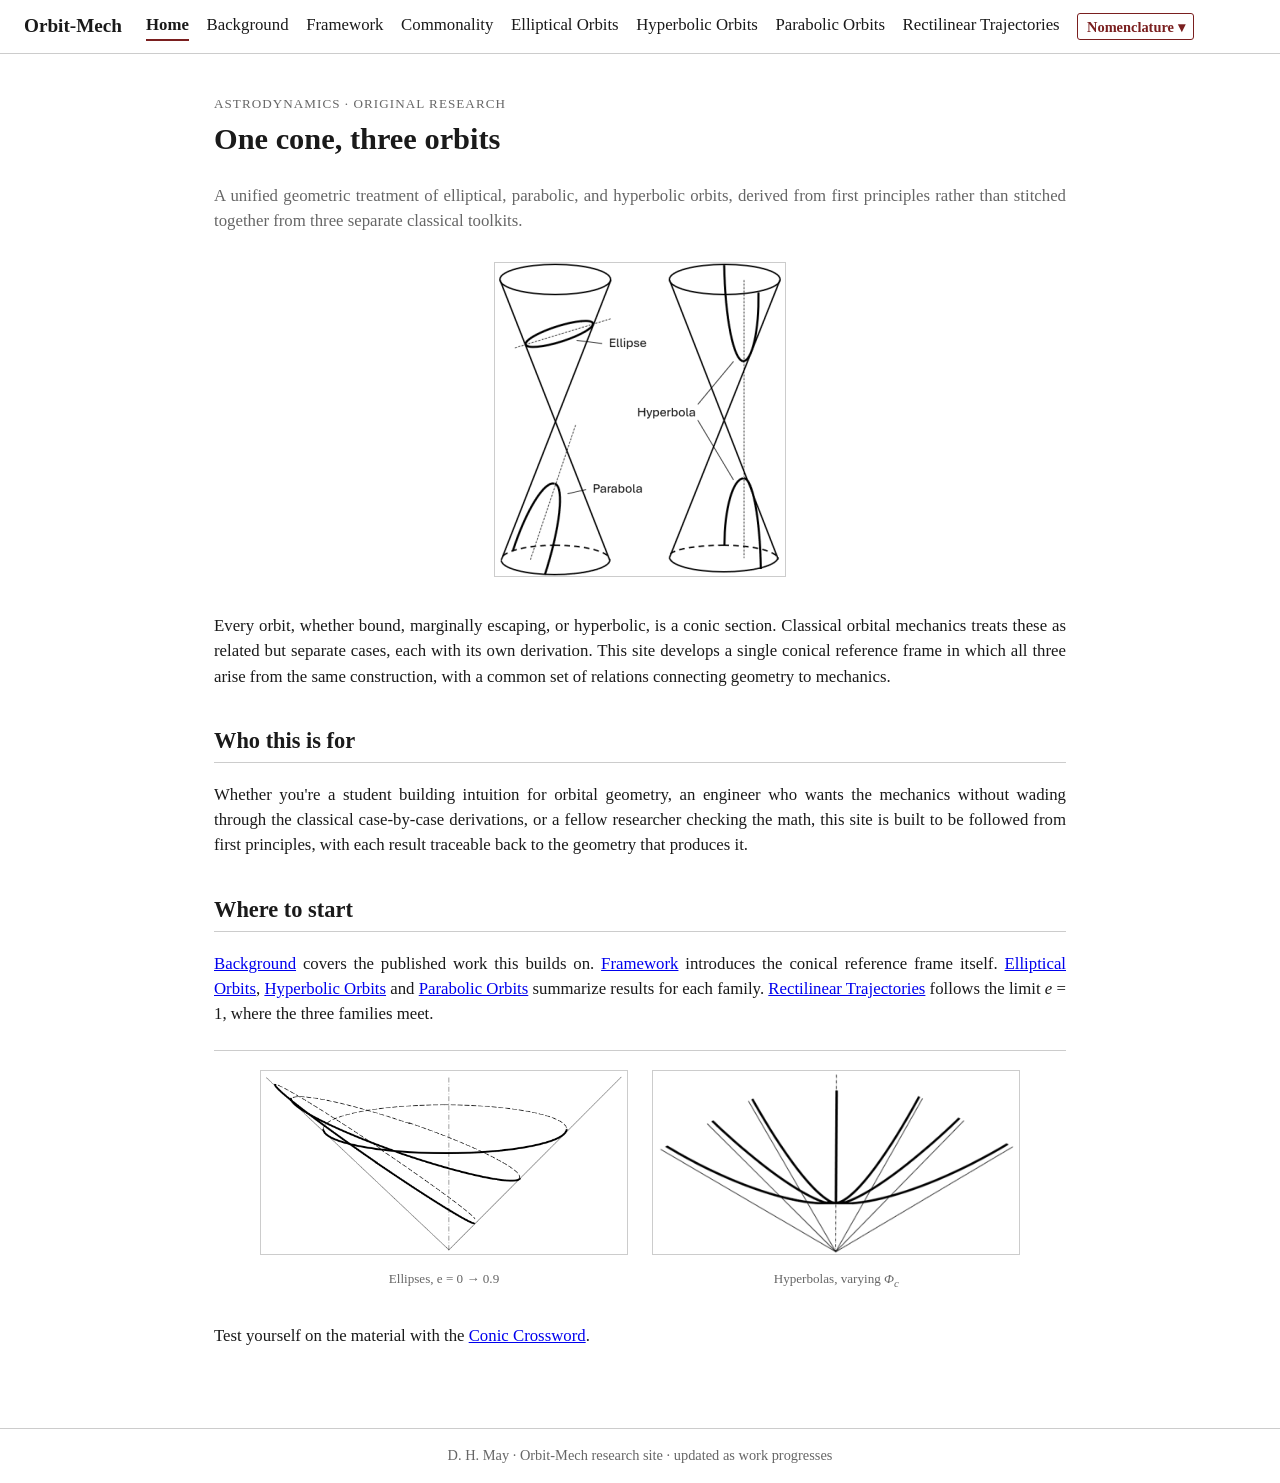
<file: index.html>
<!DOCTYPE html>
<html lang="en">
<head>
<meta charset="UTF-8">
<meta name="viewport" content="width=device-width, initial-scale=1.0">
<title>Orbit-Mech: Conical Reference Frame for Orbital Mechanics</title>
<link rel="stylesheet" href="style.css">
<link rel="stylesheet" href="nomenclature.css">
</head>
<body>
<header>
  <a class="site-title" href="index.html">Orbit-Mech</a>
  <nav>
    <a href="index.html" class="active">Home</a>
    <a href="background.html">Background</a>
    <a href="framework.html">Framework</a>
    <a href="commonality.html">Commonality</a>
    <a href="elliptical.html">Elliptical Orbits</a>
    <a href="hyperbolic.html">Hyperbolic Orbits</a>
    <a href="parabolic.html">Parabolic Orbits</a>
    <a href="rectilinear.html">Rectilinear Trajectories</a>
  </nav>
</header>

<main>
  <p class="eyebrow">Astrodynamics · Original Research</p>
  <h1>One cone, three orbits</h1>
  <p class="subtitle">
    A unified geometric treatment of elliptical, parabolic, and hyperbolic orbits, derived from
    first principles rather than stitched together from three separate classical toolkits.
  </p>

  <figure class="figure figure-narrow">
    <img src="fig-home-conic-hero-placeholder.png" alt="Double cone cut by planes at varying angles, producing the ellipse, parabola, and hyperbola as edge views">
  </figure>

  <p>
    Every orbit, whether bound, marginally escaping, or hyperbolic, is a conic section. Classical
    orbital mechanics treats these as related but separate cases, each with its own derivation.
    This site develops a single conical reference frame in which all three arise from the same
    construction, with a common set of relations connecting geometry to mechanics.
  </p>

  <h2>Who this is for</h2>
  <p>
    Whether you're a student building intuition for orbital geometry, an engineer who wants the
    mechanics without wading through the classical case-by-case derivations, or a fellow
    researcher checking the math, this site is built to be followed from first principles, with
    each result traceable back to the geometry that produces it.
  </p>

  <h2>Where to start</h2>
  <p>
    <a href="background.html">Background</a> covers the published work this builds on.
    <a href="framework.html">Framework</a> introduces the conical reference frame itself.
    <a href="elliptical.html">Elliptical Orbits</a>, <a href="hyperbolic.html">Hyperbolic Orbits</a>
    and <a href="parabolic.html">Parabolic Orbits</a> summarize results for each family.
    <a href="rectilinear.html">Rectilinear Trajectories</a> follows the limit <i>e</i> = 1,
    where the three families meet.
  </p>

  <div class="figure-strip">
    <figure>
      <img src="fig-home-ellipse-series-placeholder.png" alt="Family of elliptical orbits sharing a common vertex, shown on a cone with the hidden side dashed">
      <figcaption>Ellipses, e = 0 → 0.9</figcaption>
    </figure>
    <figure>
      <img src="fig-home-hyperbola-series-placeholder.png" alt="Family of hyperbolic orbits sharing a common vertex, each on a cone of a different half-angle">
      <figcaption>Hyperbolas, varying <i>Φ</i><sub><i>c</i></sub></figcaption>
    </figure>
  </div>

  <p>
    Test yourself on the material with the <a href="Conic_Crossword.html">Conic Crossword</a>.
  </p>
</main>

<footer>
  D. H. May · Orbit-Mech research site · updated as work progresses
</footer>
<script src="nomenclature-data.js?v=5"></script>
<script src="nomenclature-widget.js?v=5"></script>
</body>
</html>
</file>
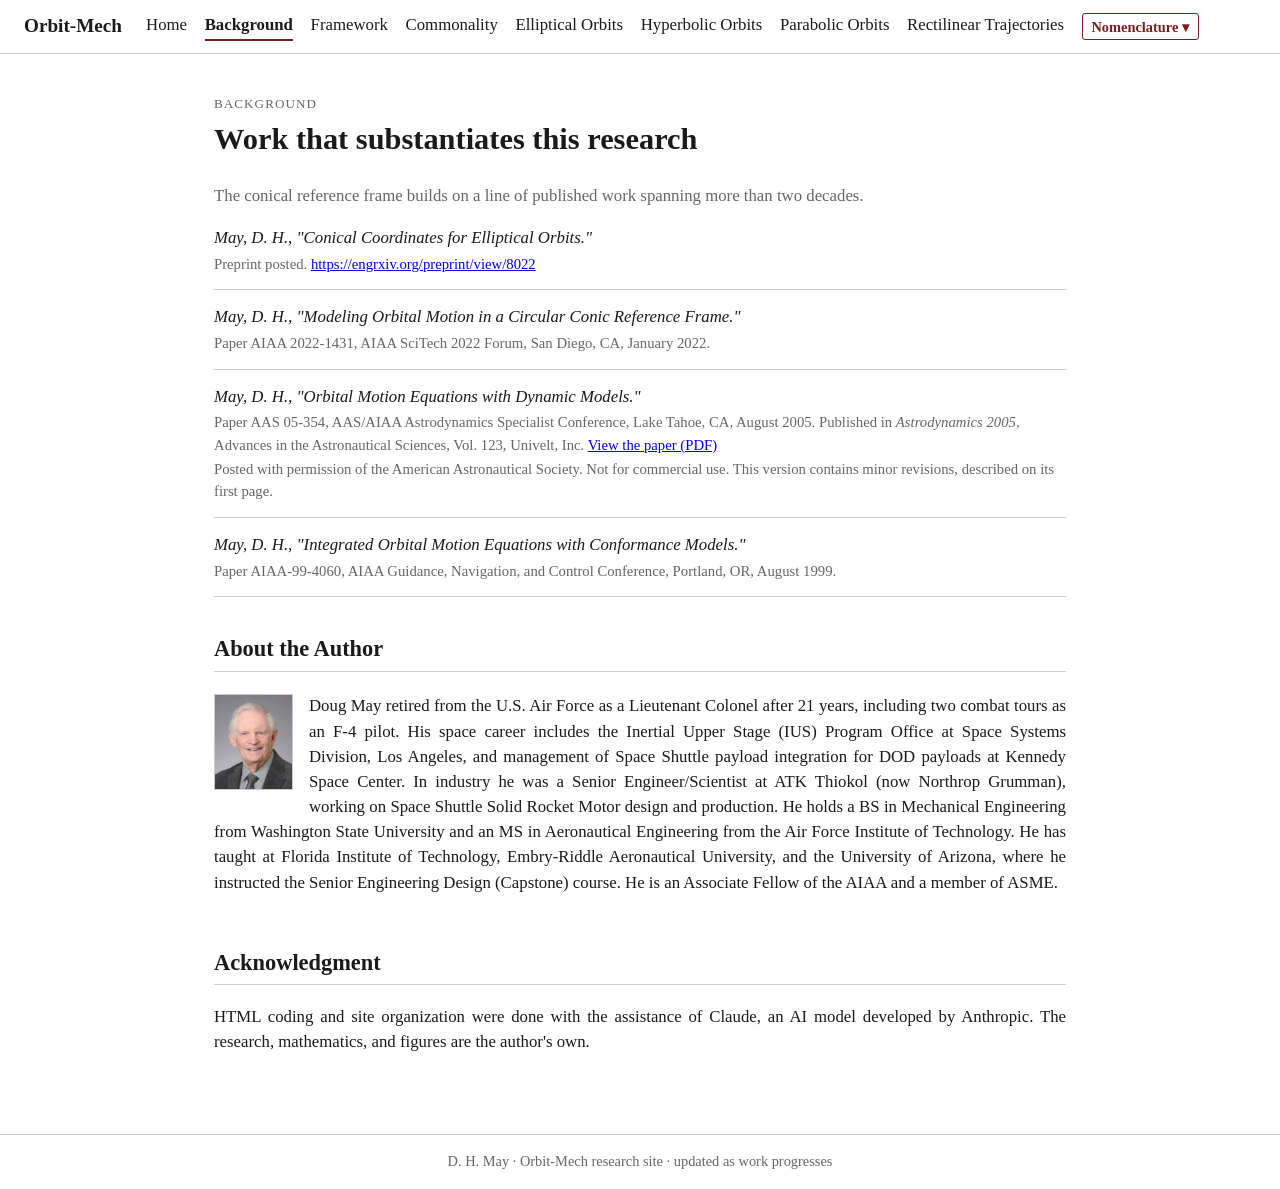
<file: background.html>
<!DOCTYPE html>
<html lang="en">
<head>
<meta charset="UTF-8">
<meta name="viewport" content="width=device-width, initial-scale=1.0">
<title>Background | Orbit-Mech</title>
<link rel="stylesheet" href="style.css">
<link rel="stylesheet" href="nomenclature.css">
</head>
<body>
<header>
  <a class="site-title" href="index.html">Orbit-Mech</a>
  <nav>
    <a href="index.html">Home</a>
    <a href="background.html" class="active">Background</a>
    <a href="framework.html">Framework</a>
    <a href="commonality.html">Commonality</a>
    <a href="elliptical.html">Elliptical Orbits</a>
    <a href="hyperbolic.html">Hyperbolic Orbits</a>
    <a href="parabolic.html">Parabolic Orbits</a>
    <a href="rectilinear.html">Rectilinear Trajectories</a>
  </nav>
</header>

<main>
  <p class="eyebrow">Background</p>
  <h1>Work that substantiates this research</h1>
  <p class="subtitle">
    The conical reference frame builds on a line of published work spanning more than two decades.
  </p>

  <ul class="refs">
    <li>
      <div class="ref-title">May, D. H., "Conical Coordinates for Elliptical Orbits."</div>
      <div class="ref-meta">Preprint posted. <a href="https://engrxiv.org/preprint/view/8022">https://engrxiv.org/preprint/view/8022</a></div>
    </li>
    <li>
      <div class="ref-title">May, D. H., "Modeling Orbital Motion in a Circular Conic Reference Frame."</div>
      <div class="ref-meta">Paper AIAA 2022-1431, AIAA SciTech 2022 Forum, San Diego, CA, January 2022.</div>
    </li>
    <li>
      <div class="ref-title">May, D. H., "Orbital Motion Equations with Dynamic Models."</div>
      <div class="ref-meta">Paper AAS 05-354, AAS/AIAA Astrodynamics Specialist Conference, Lake Tahoe, CA, August 2005. Published in <em>Astrodynamics 2005</em>, Advances in the Astronautical Sciences, Vol. 123, Univelt, Inc. <a href="AAS_05-354_May.pdf">View the paper (PDF)</a></div>
      <div class="ref-meta">Posted with permission of the American Astronautical Society. Not for commercial use. This version contains minor revisions, described on its first page.</div>
    </li>
    <li>
      <div class="ref-title">May, D. H., "Integrated Orbital Motion Equations with Conformance Models."</div>
      <div class="ref-meta">Paper AIAA-99-4060, AIAA Guidance, Navigation, and Control Conference, Portland, OR, August 1999.</div>
    </li>
  </ul>

  <h2>About the Author</h2>
  <div class="author-bio">
    <img class="author-photo" src="author-photo.jpg" alt="Doug May">
    <p>
      Doug May retired from the U.S. Air Force as a Lieutenant Colonel after 21 years, including two combat tours as an F&#8209;4 pilot. His space career includes the Inertial Upper Stage (IUS) Program Office at Space Systems Division, Los Angeles, and management of Space Shuttle payload integration for DOD payloads at Kennedy Space Center. In industry he was a Senior Engineer/Scientist at ATK Thiokol (now Northrop Grumman), working on Space Shuttle Solid Rocket Motor design and production. He holds a BS in Mechanical Engineering from Washington State University and an MS in Aeronautical Engineering from the Air Force Institute of Technology. He has taught at Florida Institute of Technology, Embry&#8209;Riddle Aeronautical University, and the University of Arizona, where he instructed the Senior Engineering Design (Capstone) course. He is an Associate Fellow of the AIAA and a member of ASME.
    </p>
  </div>

  <h2>Acknowledgment</h2>
  <p>
    HTML coding and site organization were done with the assistance of Claude, an AI model developed by Anthropic. The research, mathematics, and figures are the author's own.
  </p>
</main>

<footer>
  D. H. May · Orbit-Mech research site · updated as work progresses
</footer>
<script src="nomenclature-data.js?v=5"></script>
<script src="nomenclature-widget.js?v=5"></script>
</body>
</html>
</file>
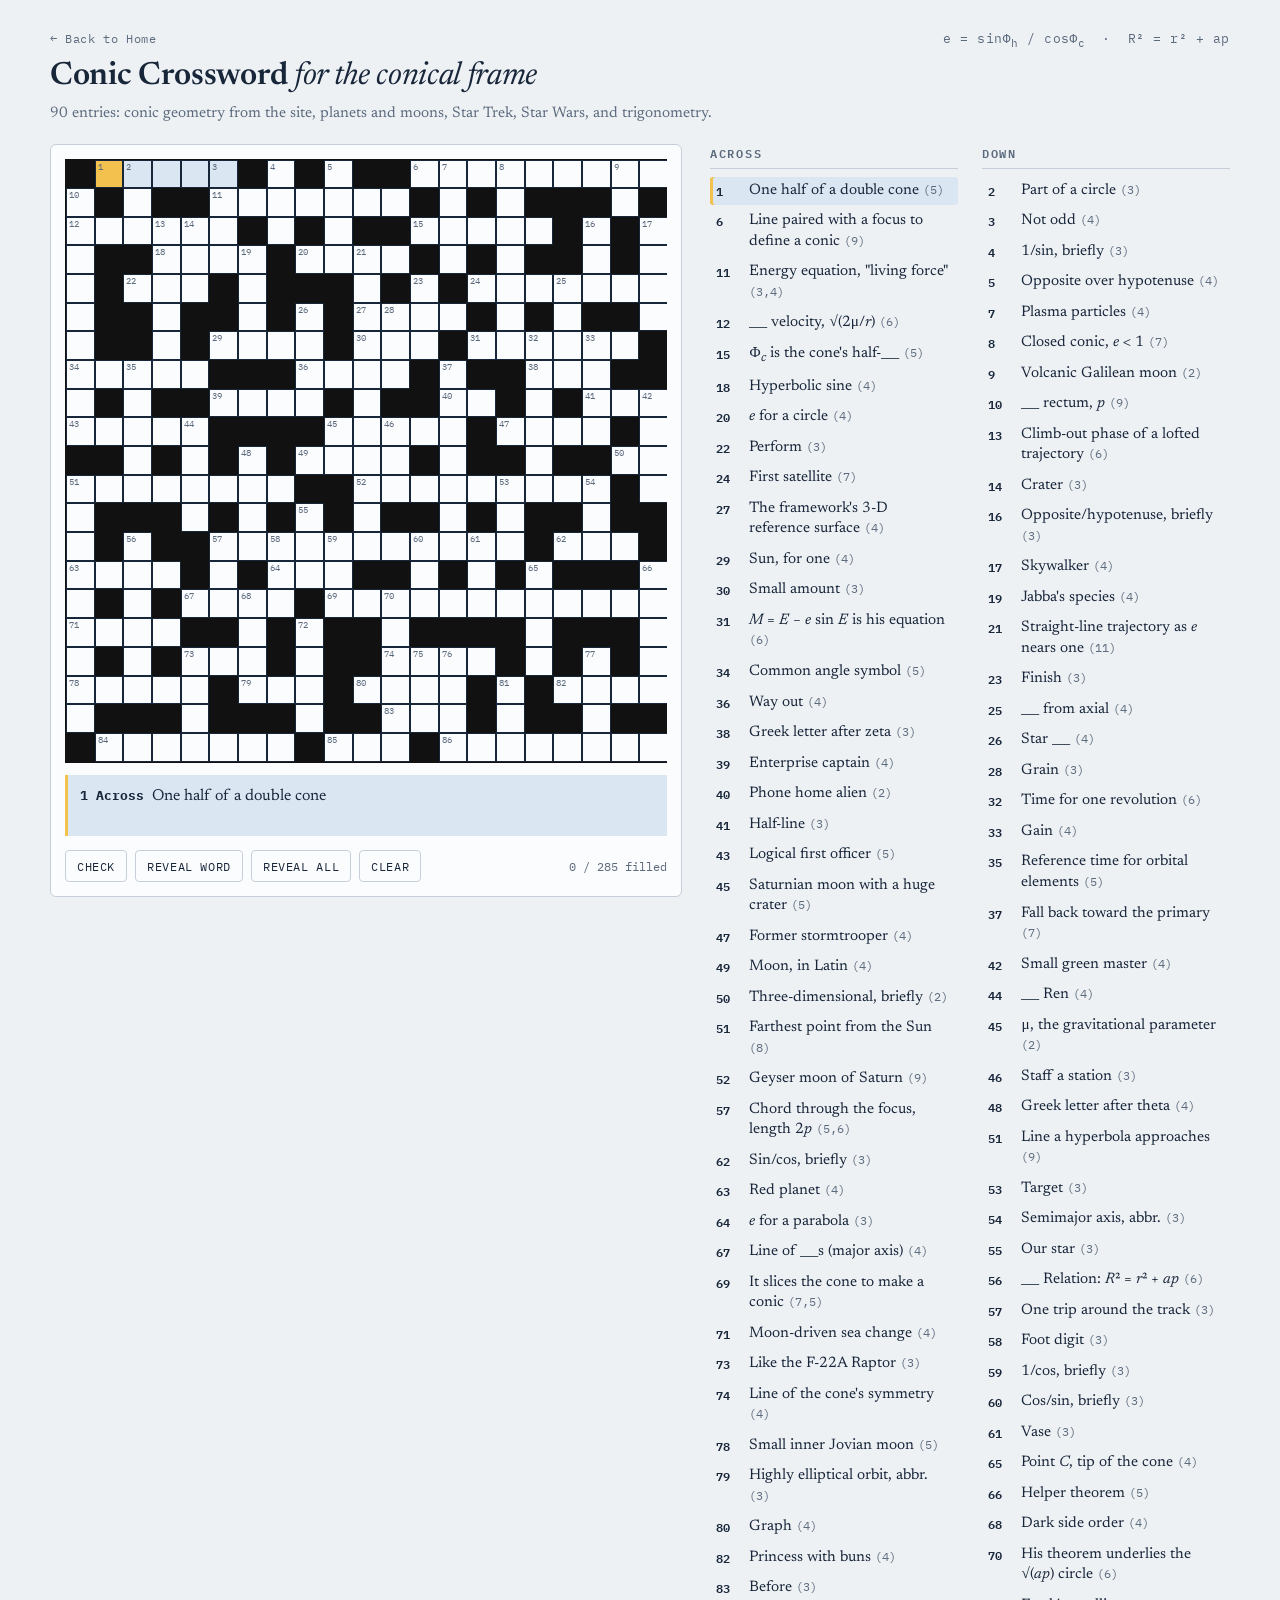
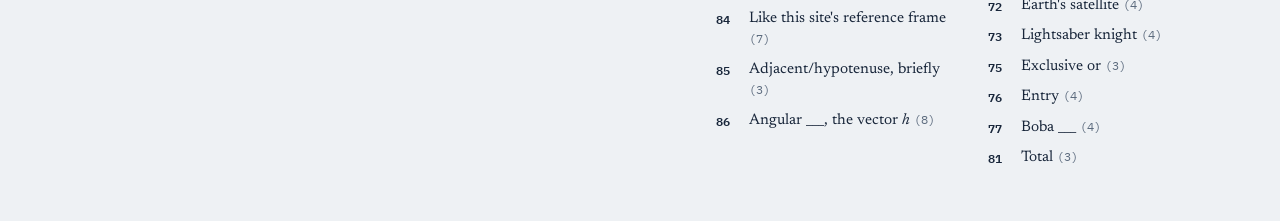
<file: Conic_Crossword.html>
<!doctype html><html><head><meta charset=utf8><meta name=viewport content="width=device-width,initial-scale=1,viewport-fit=cover"><style>:root{color-scheme:light;box-sizing:border-box;padding-top:env(safe-area-inset-top,0px);padding-bottom:env(safe-area-inset-bottom,0px)}html{scroll-padding-top:env(safe-area-inset-top,0px)}body{margin:0;padding:0;font:14px -apple-system,BlinkMacSystemFont,sans-serif;background:#fff;color:#000}img{max-width:100%}[hidden]:not([hidden=until-found i]){display:none!important}</style></head><body>
<title>Conic Crossword</title>
<meta name="claude:viewport-fit-sides" content="cover">
<link rel="preconnect" href="https://fonts.googleapis.com">
<link rel="stylesheet" href="https://fonts.googleapis.com/css2?family=Newsreader:ital,opsz,wght@0,6..72,400;0,6..72,600;1,6..72,400&family=IBM+Plex+Mono:wght@500;600&display=swap">
<style>
/* Layout: drafting-sheet grid on the left, two clue columns on the right; stacks on phones */
:root{
  --bg:#eef1f4; --sheet:#fbfcfd; --ink:#18263a; --muted:#5b6a7d; --rule:#c5ced9;
  --block:#111; --hl:#dbe6f3; --cur:#f2c14e; --bad:#c2452d; --good:#2f7a54;
  --serif:"Newsreader","Times New Roman",Times,serif;
  --mono:"IBM Plex Mono",ui-monospace,Menlo,monospace;
}
@media (prefers-color-scheme:dark){:root:not([data-theme="light"]){
  --bg:#0f1622; --sheet:#172131; --ink:#e3e9f1; --muted:#93a2b6; --rule:#33435a;
  --block:#0a0f17; --hl:#253a56; --cur:#b8892a; --bad:#e2735c; --good:#5bbd8b; color-scheme:dark}}
:root[data-theme="dark"]{
  --bg:#0f1622; --sheet:#172131; --ink:#e3e9f1; --muted:#93a2b6; --rule:#33435a;
  --block:#0a0f17; --hl:#253a56; --cur:#b8892a; --bad:#e2735c; --good:#5bbd8b; color-scheme:dark}
body{background:var(--bg);color:var(--ink);font-family:var(--serif);font-size:17px;line-height:1.45}
.wrap{max-width:1180px;margin:0 auto;padding-block:28px 48px;
  padding-left:max(16px,env(safe-area-inset-left,0px));padding-right:max(16px,env(safe-area-inset-right,0px))}
header{display:flex;flex-wrap:wrap;align-items:baseline;justify-content:space-between;gap:8px 24px;margin-bottom:18px}
h1{font-weight:600;font-size:2rem;margin:0;letter-spacing:-.01em;text-wrap:balance}
h1 i{font-weight:400}
.sub{color:var(--muted);font-size:.95rem;margin:4px 0 0}
.eq{font-family:var(--mono);font-size:.8rem;color:var(--muted);letter-spacing:.04em}
.main{display:grid;grid-template-columns:minmax(0,1fr) minmax(0,520px);gap:28px;align-items:start}
@media (max-width:900px){.main{grid-template-columns:1fr}}
.board{background:var(--sheet);border:1px solid var(--rule);border-radius:6px;padding:14px;min-width:0}
.gridbox{overflow-x:auto}
.grid{display:grid;gap:0;width:100%;min-width:420px;max-width:620px;margin:0 auto;aspect-ratio:1/1}
.cell{position:relative;border:.5px solid var(--block);background:var(--block)}
.grid{border:1.5px solid var(--block)}
.cell.open{background:var(--sheet);border-color:var(--ink);cursor:pointer}
.cell.open.hl{background:var(--hl)}
.cell.open.cur{background:var(--cur)}
.cell .n{position:absolute;top:1px;left:2px;font-family:var(--mono);font-size:clamp(6px,1.1vw,9px);line-height:1;color:var(--muted)}
.cell .ch{position:absolute;inset:0;display:flex;align-items:center;justify-content:center;
  font-family:var(--mono);font-weight:600;font-size:clamp(10px,2.1vw,17px);padding-top:2px}
.cell.bad .ch{color:var(--bad)}
.cell.rev .ch{color:var(--good)}
.cell.cur .ch{color:#18263a}
.bar{display:flex;flex-wrap:wrap;gap:8px;margin-top:14px;align-items:center}
button{font-family:var(--mono);font-size:.78rem;letter-spacing:.05em;text-transform:uppercase;
  background:transparent;color:var(--ink);border:1px solid var(--rule);border-radius:4px;padding:7px 11px;cursor:pointer}
button:hover{border-color:var(--ink)}
button:focus-visible,.cell:focus-visible{outline:2px solid var(--cur);outline-offset:1px}
.status{margin-left:auto;font-family:var(--mono);font-size:.78rem;color:var(--muted)}
.current{margin-top:12px;padding:10px 12px;border-left:3px solid var(--cur);background:var(--hl);font-size:1rem;min-height:2.6em}
.current b{font-family:var(--mono);font-size:.8rem;margin-right:8px}
.clues{display:grid;grid-template-columns:1fr 1fr;gap:24px;min-width:0}
@media (max-width:560px){.clues{grid-template-columns:1fr}}
.clues h2{font-family:var(--mono);font-size:.78rem;letter-spacing:.14em;text-transform:uppercase;color:var(--muted);
  margin:0 0 8px;padding-bottom:6px;border-bottom:1px solid var(--rule);font-weight:600}
.clues ol{list-style:none;margin:0;padding:0;display:flex;flex-direction:column;gap:2px}
.clues li{display:grid;grid-template-columns:2.2em 1fr;padding:4px 6px;border-radius:3px;cursor:pointer;font-size:.95rem;line-height:1.35}
.clues li:hover{background:var(--hl)}
.clues li.on{background:var(--hl);box-shadow:inset 3px 0 0 var(--cur)}
.clues li.done{color:var(--muted)}
.clues li.done span:last-child{text-decoration:line-through;text-decoration-color:var(--rule)}
.clues li b{font-family:var(--mono);font-size:.78rem;font-weight:600;padding-top:2px}
.len{font-family:var(--mono);font-size:.75rem;color:var(--muted)}
#kb{position:absolute;opacity:0;width:1px;height:1px;left:-9999px}
.home{display:inline-block;margin-bottom:6px;font-family:var(--mono);font-size:.78rem;letter-spacing:.05em;color:var(--muted);text-decoration:none}
.home:hover{color:var(--ink)}
.win{margin-top:12px;font-family:var(--mono);font-size:.85rem;color:var(--good)}
</style>

<div class="wrap">
  <header>
    <div>
      <a class="home" href="index.html">&larr; Back to Home</a>
      <h1>Conic Crossword <i>for the conical frame</i></h1>
      <p class="sub">90 entries: conic geometry from the site, planets and moons, Star Trek, Star Wars, and trigonometry.</p>
    </div>
    <div class="eq">e = sin&Phi;<sub>h</sub> / cos&Phi;<sub>c</sub> &nbsp;·&nbsp; R² = r² + ap</div>
  </header>

  <div class="main">
    <section class="board">
      <div class="gridbox"><div class="grid" id="grid"></div></div>
      <div class="current" id="current"></div>
      <div class="bar">
        <button id="checkBtn">Check</button>
        <button id="wordBtn">Reveal word</button>
        <button id="allBtn">Reveal all</button>
        <button id="clearBtn">Clear</button>
        <span class="status" id="status"></span>
      </div>
      <div class="win" id="win" hidden>Solved. Every conic accounted for.</div>
      <input id="kb" autocomplete="off" autocapitalize="characters" inputmode="text" aria-label="Crossword entry">
    </section>
    <section class="clues">
      <div><h2>Across</h2><ol id="across"></ol></div>
      <div><h2>Down</h2><ol id="down"></ol></div>
    </section>
  </div>
</div>

<script>
const P = {"h": 21, "w": 21, "words": [{"word": "NAPPE", "r": 0, "c": 1, "d": "A", "clue": "One half of a double cone"}, {"word": "DIRECTRIX", "r": 0, "c": 12, "d": "A", "clue": "Line paired with a focus to define a conic"}, {"word": "VISVIVA", "r": 1, "c": 5, "d": "A", "clue": "Energy equation, \"living force\"", "enum": "3,4"}, {"word": "ESCAPE", "r": 2, "c": 0, "d": "A", "clue": "___ velocity, √(2μ/<i>r</i>)"}, {"word": "ANGLE", "r": 2, "c": 12, "d": "A", "clue": "Φ<sub><i>c</i></sub> is the cone's half-___"}, {"word": "SINH", "r": 3, "c": 3, "d": "A", "clue": "Hyperbolic sine"}, {"word": "ZERO", "r": 3, "c": 8, "d": "A", "clue": "<i>e</i> for a circle"}, {"word": "ACT", "r": 4, "c": 2, "d": "A", "clue": "Perform"}, {"word": "SPUTNIK", "r": 4, "c": 14, "d": "A", "clue": "First satellite"}, {"word": "CONE", "r": 5, "c": 10, "d": "A", "clue": "The framework's 3-D reference surface"}, {"word": "STAR", "r": 6, "c": 5, "d": "A", "clue": "Sun, for one"}, {"word": "TAD", "r": 6, "c": 10, "d": "A", "clue": "Small amount"}, {"word": "KEPLER", "r": 6, "c": 14, "d": "A", "clue": "<i>M</i> = <i>E</i> − <i>e</i> sin <i>E</i> is his equation"}, {"word": "THETA", "r": 7, "c": 0, "d": "A", "clue": "Common angle symbol"}, {"word": "EXIT", "r": 7, "c": 8, "d": "A", "clue": "Way out"}, {"word": "ETA", "r": 7, "c": 16, "d": "A", "clue": "Greek letter after zeta"}, {"word": "KIRK", "r": 8, "c": 5, "d": "A", "clue": "Enterprise captain"}, {"word": "ET", "r": 8, "c": 13, "d": "A", "clue": "Phone home alien"}, {"word": "RAY", "r": 8, "c": 18, "d": "A", "clue": "Half-line"}, {"word": "SPOCK", "r": 9, "c": 0, "d": "A", "clue": "Logical first officer"}, {"word": "MIMAS", "r": 9, "c": 9, "d": "A", "clue": "Saturnian moon with a huge crater"}, {"word": "FINN", "r": 9, "c": 15, "d": "A", "clue": "Former stormtrooper"}, {"word": "LUNA", "r": 10, "c": 8, "d": "A", "clue": "Moon, in Latin"}, {"word": "3D", "r": 10, "c": 19, "d": "A", "clue": "Three-dimensional, briefly"}, {"word": "APHELION", "r": 11, "c": 0, "d": "A", "clue": "Farthest point from the Sun"}, {"word": "ENCELADUS", "r": 11, "c": 10, "d": "A", "clue": "Geyser moon of Saturn"}, {"word": "LATUSRECTUM", "r": 13, "c": 5, "d": "A", "clue": "Chord through the focus, length 2<i>p</i>", "enum": "5,6"}, {"word": "TAN", "r": 13, "c": 17, "d": "A", "clue": "Sin/cos, briefly"}, {"word": "MARS", "r": 14, "c": 0, "d": "A", "clue": "Red planet"}, {"word": "ONE", "r": 14, "c": 7, "d": "A", "clue": "<i>e</i> for a parabola"}, {"word": "APSE", "r": 15, "c": 4, "d": "A", "clue": "Line of ___s (major axis)"}, {"word": "CUTTINGPLANE", "r": 15, "c": 9, "d": "A", "clue": "It slices the cone to make a conic", "enum": "7,5"}, {"word": "TIDE", "r": 16, "c": 0, "d": "A", "clue": "Moon-driven sea change"}, {"word": "JET", "r": 17, "c": 4, "d": "A", "clue": "Like the F-22A Raptor"}, {"word": "AXIS", "r": 17, "c": 11, "d": "A", "clue": "Line of the cone's symmetry"}, {"word": "THEBE", "r": 18, "c": 0, "d": "A", "clue": "Small inner Jovian moon"}, {"word": "HEO", "r": 18, "c": 6, "d": "A", "clue": "Highly elliptical orbit, abbr."}, {"word": "PLOT", "r": 18, "c": 10, "d": "A", "clue": "Graph"}, {"word": "LEIA", "r": 18, "c": 17, "d": "A", "clue": "Princess with buns"}, {"word": "ERE", "r": 19, "c": 11, "d": "A", "clue": "Before"}, {"word": "CONICAL", "r": 20, "c": 1, "d": "A", "clue": "Like this site's reference frame"}, {"word": "COS", "r": 20, "c": 9, "d": "A", "clue": "Adjacent/hypotenuse, briefly"}, {"word": "MOMENTUM", "r": 20, "c": 13, "d": "A", "clue": "Angular ___, the vector <i>h</i>"}, {"word": "SEMILATUS", "r": 1, "c": 0, "d": "D", "clue": "___ rectum, <i>p</i>"}, {"word": "ASYMPTOTE", "r": 11, "c": 0, "d": "D", "clue": "Line a hyperbola approaches"}, {"word": "ARC", "r": 0, "c": 2, "d": "D", "clue": "Part of a circle"}, {"word": "EPOCH", "r": 7, "c": 2, "d": "D", "clue": "Reference time for orbital elements"}, {"word": "BRIDGE", "r": 13, "c": 2, "d": "D", "clue": "___ Relation: <i>R</i>² = <i>r</i>² + <i>ap</i>"}, {"word": "ASCENT", "r": 2, "c": 3, "d": "D", "clue": "Climb-out phase of a lofted trajectory"}, {"word": "PIT", "r": 2, "c": 4, "d": "D", "clue": "Crater"}, {"word": "KYLO", "r": 9, "c": 4, "d": "D", "clue": "___ Ren"}, {"word": "JEDI", "r": 17, "c": 4, "d": "D", "clue": "Lightsaber knight"}, {"word": "EVEN", "r": 0, "c": 5, "d": "D", "clue": "Not odd"}, {"word": "LAP", "r": 13, "c": 5, "d": "D", "clue": "One trip around the track"}, {"word": "HUTT", "r": 3, "c": 6, "d": "D", "clue": "Jabba's species"}, {"word": "IOTA", "r": 10, "c": 6, "d": "D", "clue": "Greek letter after theta"}, {"word": "SITH", "r": 15, "c": 6, "d": "D", "clue": "Dark side order"}, {"word": "CSC", "r": 0, "c": 7, "d": "D", "clue": "1/sin, briefly"}, {"word": "TOE", "r": 13, "c": 7, "d": "D", "clue": "Foot digit"}, {"word": "TREK", "r": 5, "c": 8, "d": "D", "clue": "Star ___"}, {"word": "SUN", "r": 12, "c": 8, "d": "D", "clue": "Our star"}, {"word": "MOON", "r": 16, "c": 8, "d": "D", "clue": "Earth's satellite"}, {"word": "SINE", "r": 0, "c": 9, "d": "D", "clue": "Opposite over hypotenuse"}, {"word": "MU", "r": 9, "c": 9, "d": "D", "clue": "μ, the gravitational parameter"}, {"word": "SEC", "r": 13, "c": 9, "d": "D", "clue": "1/cos, briefly"}, {"word": "RECTILINEAR", "r": 3, "c": 10, "d": "D", "clue": "Straight-line trajectory as <i>e</i> nears one"}, {"word": "OAT", "r": 5, "c": 11, "d": "D", "clue": "Grain"}, {"word": "MAN", "r": 9, "c": 11, "d": "D", "clue": "Staff a station"}, {"word": "THALES", "r": 15, "c": 11, "d": "D", "clue": "His theorem underlies the √(<i>ap</i>) circle"}, {"word": "END", "r": 4, "c": 12, "d": "D", "clue": "Finish"}, {"word": "COT", "r": 13, "c": 12, "d": "D", "clue": "Cos/sin, briefly"}, {"word": "XOR", "r": 17, "c": 12, "d": "D", "clue": "Exclusive or"}, {"word": "IONS", "r": 0, "c": 13, "d": "D", "clue": "Plasma particles"}, {"word": "DESCENT", "r": 7, "c": 13, "d": "D", "clue": "Fall back toward the primary"}, {"word": "ITEM", "r": 17, "c": 13, "d": "D", "clue": "Entry"}, {"word": "URN", "r": 13, "c": 14, "d": "D", "clue": "Vase"}, {"word": "ELLIPSE", "r": 0, "c": 15, "d": "D", "clue": "Closed conic, <i>e</i> &lt; 1"}, {"word": "AIM", "r": 11, "c": 15, "d": "D", "clue": "Target"}, {"word": "SUM", "r": 18, "c": 15, "d": "D", "clue": "Total"}, {"word": "PERIOD", "r": 6, "c": 16, "d": "D", "clue": "Time for one revolution"}, {"word": "APEX", "r": 14, "c": 16, "d": "D", "clue": "Point <i>C</i>, tip of the cone"}, {"word": "TILT", "r": 4, "c": 17, "d": "D", "clue": "___ from axial"}, {"word": "SIN", "r": 2, "c": 18, "d": "D", "clue": "Opposite/hypotenuse, briefly"}, {"word": "EARN", "r": 6, "c": 18, "d": "D", "clue": "Gain"}, {"word": "SMA", "r": 11, "c": 18, "d": "D", "clue": "Semimajor axis, abbr."}, {"word": "FETT", "r": 17, "c": 18, "d": "D", "clue": "Boba ___"}, {"word": "IO", "r": 0, "c": 19, "d": "D", "clue": "Volcanic Galilean moon"}, {"word": "LUKE", "r": 2, "c": 20, "d": "D", "clue": "Skywalker"}, {"word": "YODA", "r": 8, "c": 20, "d": "D", "clue": "Small green master"}, {"word": "LEMMA", "r": 14, "c": 20, "d": "D", "clue": "Helper theorem"}]};
const H=P.h, W=P.w;
const sol=[...Array(H)].map(()=>Array(W).fill(null));
P.words.forEach(w=>{for(let i=0;i<w.word.length;i++){const r=w.r+(w.d==='D'?i:0),c=w.c+(w.d==='A'?i:0);sol[r][c]=w.word[i];}});
// numbering
const num=[...Array(H)].map(()=>Array(W).fill(0));let n=0;
const startsA=(r,c)=>sol[r][c]&&(c===0||!sol[r][c-1])&&c+1<W&&sol[r][c+1];
const startsD=(r,c)=>sol[r][c]&&(r===0||!sol[r-1][c])&&r+1<H&&sol[r+1][c];
for(let r=0;r<H;r++)for(let c=0;c<W;c++)if(startsA(r,c)||startsD(r,c))num[r][c]=++n;
P.words.forEach(w=>w.n=num[w.r][w.c]);
P.words.sort((a,b)=>a.n-b.n);
const cellsOf=w=>[...Array(w.word.length)].map((_,i)=>[w.r+(w.d==='D'?i:0),w.c+(w.d==='A'?i:0)]);
const KEY='conic-crossword-v2';
let fill=[...Array(H)].map(()=>Array(W).fill(''));
let revealed=new Set();
try{const s=JSON.parse(localStorage.getItem(KEY)||'null');if(s&&s.fill&&s.fill.length===H){fill=s.fill;revealed=new Set(s.rev||[]);}}catch(e){}
const save=()=>{try{localStorage.setItem(KEY,JSON.stringify({fill,rev:[...revealed]}))}catch(e){}};

const gridEl=document.getElementById('grid');
gridEl.style.gridTemplateColumns=`repeat(${W},1fr)`;
const els=[];
for(let r=0;r<H;r++){els.push([]);for(let c=0;c<W;c++){
  const d=document.createElement('div');d.className='cell'+(sol[r][c]?' open':'');
  if(sol[r][c]){ if(num[r][c]){const s=document.createElement('span');s.className='n';s.textContent=num[r][c];d.appendChild(s);}
    const ch=document.createElement('span');ch.className='ch';d.appendChild(ch);
    d.addEventListener('click',()=>select(r,c,true));}
  gridEl.appendChild(d);els[r].push(d);}}

const lists={A:document.getElementById('across'),D:document.getElementById('down')};
P.words.forEach(w=>{const li=document.createElement('li');
  li.innerHTML=`<b>${w.n}</b><span>${w.clue} <span class="len">(${w.enum||w.word.length})</span></span>`;
  li.addEventListener('click',()=>{dir=w.d;const cs=cellsOf(w);const e=cs.find(([r,c])=>!fill[r][c])||cs[0];cur=e;render();focusKb();});
  w.li=li;lists[w.d].appendChild(li);});

let cur=null, dir='A';
const wordAt=(r,c,d)=>P.words.find(w=>w.d===d&&cellsOf(w).some(([a,b])=>a===r&&b===c));
function select(r,c,click){
  if(click&&cur&&cur[0]===r&&cur[1]===c){const o=dir==='A'?'D':'A';if(wordAt(r,c,o))dir=o;}
  else if(!wordAt(r,c,dir))dir=dir==='A'?'D':'A';
  cur=[r,c];render();focusKb();}
const kb=document.getElementById('kb');
function focusKb(){try{kb.focus({preventScroll:true})}catch(e){}}

function render(){
  const w=cur&&wordAt(cur[0],cur[1],dir);
  const hl=new Set(w?cellsOf(w).map(x=>x.join(',')):[]);
  for(let r=0;r<H;r++)for(let c=0;c<W;c++){if(!sol[r][c])continue;const e=els[r][c];
    e.querySelector('.ch').textContent=fill[r][c];
    e.classList.toggle('hl',hl.has(r+','+c));
    e.classList.toggle('cur',!!cur&&cur[0]===r&&cur[1]===c);
    e.classList.toggle('rev',revealed.has(r+','+c));}
  P.words.forEach(x=>{x.li.classList.toggle('on',x===w);
    x.li.classList.toggle('done',cellsOf(x).every(([a,b])=>fill[a][b]===sol[a][b]));});
  const cEl=document.getElementById('current');
  cEl.innerHTML=w?`<b>${w.n} ${w.d==='A'?'Across':'Down'}</b>${w.clue}`:'Tap a square or a clue to begin.';
  let tot=0,ok=0;for(let r=0;r<H;r++)for(let c=0;c<W;c++)if(sol[r][c]){tot++;if(fill[r][c])ok++;}
  document.getElementById('status').textContent=`${ok} / ${tot} filled`;
  document.getElementById('win').hidden=!P.words.every(x=>cellsOf(x).every(([a,b])=>fill[a][b]===sol[a][b]));
}
function step(dr,dc){if(!cur)return;let [r,c]=cur;r+=dr;c+=dc;
  while(r>=0&&r<H&&c>=0&&c<W){if(sol[r][c]){cur=[r,c];return true;}r+=dr;c+=dc;}return false;}
function advance(back){const w=wordAt(cur[0],cur[1],dir);if(!w)return;const cs=cellsOf(w);
  const i=cs.findIndex(([a,b])=>a===cur[0]&&b===cur[1]);const j=i+(back?-1:1);if(j>=0&&j<cs.length)cur=cs[j];}
function clearMarks(){els.flat().forEach(e=>e.classList.remove('bad'));}
function type(ch){if(!cur)return;const k=cur.join(',');if(revealed.has(k)){advance();render();return;}
  fill[cur[0]][cur[1]]=ch;els[cur[0]][cur[1]].classList.remove('bad');advance();save();render();}
document.addEventListener('keydown',e=>{
  if(!cur||e.metaKey||e.ctrlKey||e.altKey)return;
  if(e.target.tagName==='BUTTON'&&(e.key===' '||e.key==='Enter'))return;
  const k=e.key;
  if(/^[a-zA-Z0-9]$/.test(k)){e.preventDefault();type(k.toUpperCase());}
  else if(k==='Backspace'){e.preventDefault();const key=cur.join(',');
    if(fill[cur[0]][cur[1]]&&!revealed.has(key)){fill[cur[0]][cur[1]]='';}else{advance(true);if(!revealed.has(cur.join(',')))fill[cur[0]][cur[1]]='';}
    save();render();}
  else if(k==='ArrowRight'){e.preventDefault();if(dir!=='A'&&wordAt(cur[0],cur[1],'A'))dir='A';else step(0,1);render();}
  else if(k==='ArrowLeft'){e.preventDefault();if(dir!=='A'&&wordAt(cur[0],cur[1],'A'))dir='A';else step(0,-1);render();}
  else if(k==='ArrowDown'){e.preventDefault();if(dir!=='D'&&wordAt(cur[0],cur[1],'D'))dir='D';else step(1,0);render();}
  else if(k==='ArrowUp'){e.preventDefault();if(dir!=='D'&&wordAt(cur[0],cur[1],'D'))dir='D';else step(-1,0);render();}
  else if(k===' '){e.preventDefault();const o=dir==='A'?'D':'A';if(wordAt(cur[0],cur[1],o))dir=o;render();}
  else if(k==='Tab'){e.preventDefault();const w=wordAt(cur[0],cur[1],dir);let i=P.words.indexOf(w)+(e.shiftKey?-1:1);
    i=(i+P.words.length)%P.words.length;const nw=P.words[i];dir=nw.d;cur=cellsOf(nw)[0];render();}
});
// mobile soft keyboards: read from the hidden input
kb.addEventListener('input',()=>{const v=kb.value.replace(/[^a-z0-9]/gi,'');kb.value='';if(v)type(v.slice(-1).toUpperCase());});

document.getElementById('checkBtn').onclick=()=>{clearMarks();
  for(let r=0;r<H;r++)for(let c=0;c<W;c++)if(sol[r][c]&&fill[r][c]&&fill[r][c]!==sol[r][c])els[r][c].classList.add('bad');};
document.getElementById('wordBtn').onclick=()=>{if(!cur)return;const w=wordAt(cur[0],cur[1],dir);if(!w)return;
  cellsOf(w).forEach(([r,c])=>{if(fill[r][c]!==sol[r][c]){fill[r][c]=sol[r][c];revealed.add(r+','+c);}});clearMarks();save();render();};
document.getElementById('allBtn').onclick=()=>{for(let r=0;r<H;r++)for(let c=0;c<W;c++)if(sol[r][c]&&fill[r][c]!==sol[r][c]){fill[r][c]=sol[r][c];revealed.add(r+','+c);}clearMarks();save();render();};
document.getElementById('clearBtn').onclick=()=>{fill=fill.map(row=>row.map(()=>''));revealed.clear();clearMarks();save();render();};

const first=P.words.find(w=>w.n===1);cur=cellsOf(first)[0];dir=first.d;render();
</script>

</body></html>
</file>
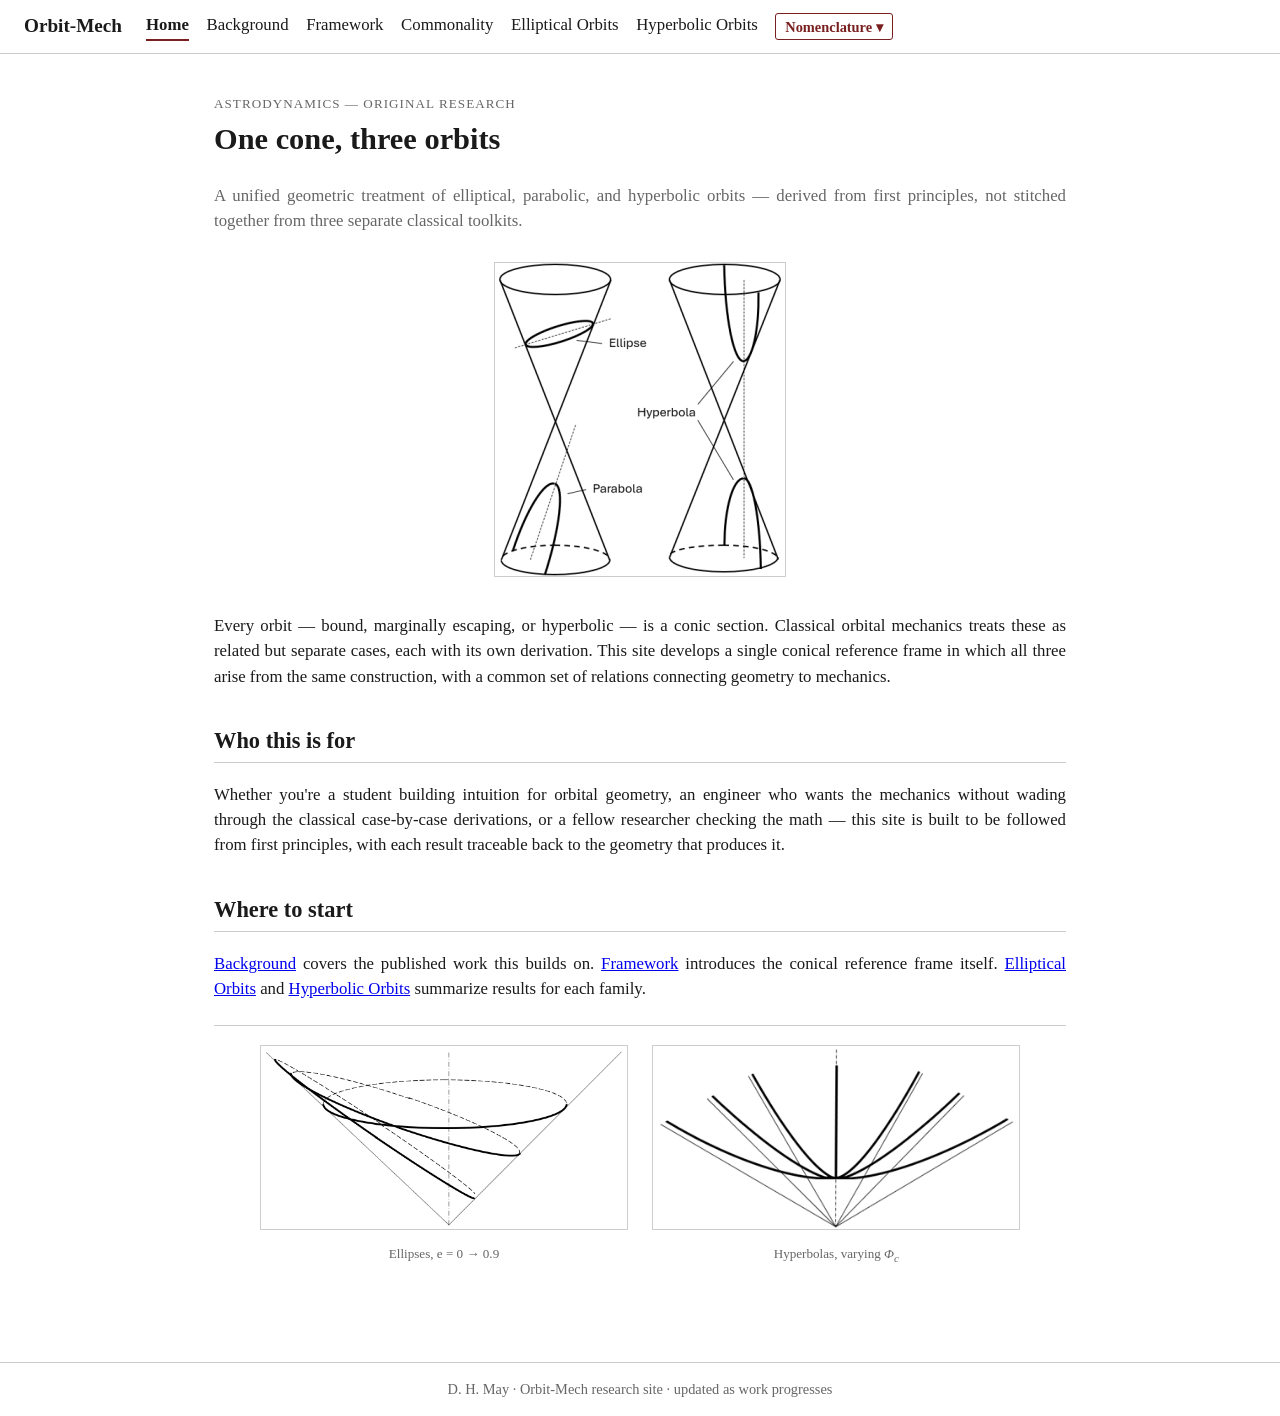
<file: index (9).html>
<!DOCTYPE html>
<html lang="en">
<head>
<meta charset="UTF-8">
<meta name="viewport" content="width=device-width, initial-scale=1.0">
<title>Orbit-Mech — Conical Reference Frame for Orbital Mechanics</title>
<link rel="stylesheet" href="style.css">
<link rel="stylesheet" href="nomenclature.css">
</head>
<body>
<header>
  <a class="site-title" href="index.html">Orbit-Mech</a>
  <nav>
    <a href="index.html" class="active">Home</a>
    <a href="background.html">Background</a>
    <a href="framework.html">Framework</a>
    <a href="commonality.html">Commonality</a>
    <a href="elliptical.html">Elliptical Orbits</a>
    <a href="hyperbolic.html">Hyperbolic Orbits</a>
  </nav>
</header>

<main>
  <p class="eyebrow">Astrodynamics — Original Research</p>
  <h1>One cone, three orbits</h1>
  <p class="subtitle">
    A unified geometric treatment of elliptical, parabolic, and hyperbolic orbits — derived from
    first principles, not stitched together from three separate classical toolkits.
  </p>

  <figure class="figure figure-narrow">
    <img src="fig-home-conic-hero-placeholder.png" alt="Double cone cut by planes at varying angles, producing the ellipse, parabola, and hyperbola as edge views">
  </figure>

  <p>
    Every orbit — bound, marginally escaping, or hyperbolic — is a conic section. Classical
    orbital mechanics treats these as related but separate cases, each with its own derivation.
    This site develops a single conical reference frame in which all three arise from the same
    construction, with a common set of relations connecting geometry to mechanics.
  </p>

  <h2>Who this is for</h2>
  <p>
    Whether you're a student building intuition for orbital geometry, an engineer who wants the
    mechanics without wading through the classical case-by-case derivations, or a fellow
    researcher checking the math — this site is built to be followed from first principles, with
    each result traceable back to the geometry that produces it.
  </p>

  <h2>Where to start</h2>
  <p>
    <a href="background.html">Background</a> covers the published work this builds on.
    <a href="framework.html">Framework</a> introduces the conical reference frame itself.
    <a href="elliptical.html">Elliptical Orbits</a> and <a href="hyperbolic.html">Hyperbolic Orbits</a>
    summarize results for each family.
  </p>

  <div class="figure-strip">
    <figure>
      <img src="fig-home-ellipse-series-placeholder.png" alt="Family of elliptical orbits sharing a common vertex, shown on a cone with the hidden side dashed">
      <figcaption>Ellipses, e = 0 → 0.9</figcaption>
    </figure>
    <figure>
      <img src="fig-home-hyperbola-series-placeholder.png" alt="Family of hyperbolic orbits sharing a common vertex, each on a cone of a different half-angle">
      <figcaption>Hyperbolas, varying <i>Φ</i><sub><i>c</i></sub></figcaption>
    </figure>
  </div>
</main>

<footer>
  D. H. May · Orbit-Mech research site · updated as work progresses
</footer>
<script src="nomenclature-data.js?v=5"></script>
<script src="nomenclature-widget.js?v=5"></script>
</body>
</html>
</file>
<file: style.css>
/* Orbit-Mech — base site stylesheet */

:root {
  --font-serif: "Times New Roman", Times, "Liberation Serif", serif;
  --text-color: #1a1a1a;
  --rule-color: #ccc;
  --accent-color: #7a1f1f;
  --max-width: 900px;
}

* {
  box-sizing: border-box;
}

body {
  margin: 0;
  font-family: var(--font-serif);
  color: var(--text-color);
  line-height: 1.5;
  font-size: 1.05rem;
}

header {
  position: sticky;
  top: 0;
  z-index: 100;
  background: #fff;
  border-bottom: 1px solid var(--rule-color);
  padding: 0.75rem 1.5rem;
  display: flex;
  align-items: center;
  gap: 1.5rem;
  flex-wrap: wrap;
}

.site-title {
  font-weight: 700;
  font-size: 1.2rem;
  text-decoration: none;
  color: var(--text-color);
}

header nav {
  display: flex;
  gap: 1.1rem;
  flex-wrap: wrap;
}

header nav a {
  text-decoration: none;
  color: var(--text-color);
  padding-bottom: 2px;
}

header nav a.active {
  border-bottom: 2px solid var(--accent-color);
  font-weight: 700;
}

header nav a:hover {
  border-bottom: 2px solid var(--rule-color);
}

main {
  max-width: var(--max-width);
  margin: 0 auto;
  padding: 1.5rem 1.5rem 4rem;
}

.eyebrow {
  text-transform: uppercase;
  letter-spacing: 0.08em;
  font-size: 0.82rem;
  color: #666;
  margin-bottom: 0.2rem;
}

h1 {
  margin-top: 0.2rem;
  font-size: 1.9rem;
}

h2 {
  margin-top: 2.2rem;
  font-size: 1.4rem;
  border-bottom: 1px solid var(--rule-color);
  padding-bottom: 0.3rem;
}

h3 {
  font-size: 1.15rem;
  margin-top: 1.6rem;
}

.subtitle {
  color: #666;
  font-size: 1.05rem;
  margin-top: 0.75rem;
}

p {
  margin: 1rem 0;
  text-align: justify;
}

.placeholder-note {
  font-style: italic;
  color: #777;
  border-left: 3px solid var(--rule-color);
  padding-left: 0.8rem;
}

ul.refs {
  list-style: none;
  padding: 0;
}

ul.refs li {
  padding: 0.9rem 0;
  border-bottom: 1px solid var(--rule-color);
}

ul.refs li:first-child {
  padding-top: 0;
}

.ref-title {
  font-style: italic;
}

.ref-meta {
  color: #666;
  font-size: 0.92rem;
  margin-top: 0.15rem;
}

figure.figure {
  margin: 1.8rem 0;
  text-align: center;
}

figure.figure img {
  max-width: 100%;
  height: auto;
  border: 1px solid var(--rule-color);
}

figure.figure.figure-narrow img {
  max-width: 80%;
}

figcaption {
  margin-top: 0.5rem;
  font-size: 0.95rem;
  color: #444;
}

table.conic-table {
  width: 100%;
  border-collapse: collapse;
  margin: 1.5rem 0;
  font-size: 1rem;
}

table.conic-table caption {
  caption-side: top;
  text-align: left;
  font-weight: 700;
  margin-bottom: 0.5rem;
}

table.conic-table th,
table.conic-table td {
  border: 1px solid var(--rule-color);
  padding: 0.5rem 0.8rem;
  text-align: center;
}

table.conic-table th {
  background: #f5f5f5;
  font-weight: 700;
}

table.conic-table td:first-child,
table.conic-table th:first-child {
  text-align: left;
}

.figure-strip {
  display: flex;
  flex-wrap: wrap;
  gap: 1.5rem;
  justify-content: center;
  margin: 1.5rem 0 2rem;
  padding-top: 1.2rem;
  border-top: 1px solid var(--rule-color);
}

.figure-strip figure {
  margin: 0;
  text-align: center;
}

.figure-strip img {
  height: 185px;
  width: auto;
  max-width: 100%;
  border: 1px solid var(--rule-color);
}

.figure-strip figcaption {
  margin-top: 0.4rem;
  font-size: 0.82rem;
  color: #666;
}

footer {
  border-top: 1px solid var(--rule-color);
  padding: 1rem 1.5rem;
  font-size: 0.9rem;
  color: #666;
  text-align: center;
}

#nomenclature-widget {
  max-width: var(--max-width);
  margin: 1rem auto 0;
  padding: 0 1.5rem;
}

/* Background page: author bio with small photo */
.author-bio {
  overflow: hidden;
}

.author-photo {
  float: left;
  height: 96px;   /* about one inch on screen */
  width: auto;
  margin: 0.25rem 1rem 0.3rem 0;
  border: 1px solid var(--rule-color);
}

@media (max-width: 520px) {
  .author-photo {
    float: none;
    display: block;
    margin: 0 auto 0.8rem;
  }
}

.author-bio p {
  margin-top: 0.2rem;
}
</file>
<file: nomenclature.css>
/* Nomenclature — header button + dropdown overlay */

/* ── Header button ── */
.nom-btn {
  position: relative;
  cursor: pointer;
  background: none;
  border: 1px solid var(--accent-color, #7a1f1f);
  border-radius: 3px;
  padding: 0.15rem 0.55rem;
  font-family: inherit;
  font-size: 0.9rem;
  font-weight: 600;
  color: var(--accent-color, #7a1f1f);
  line-height: 1.4;
  white-space: nowrap;
  user-select: none;
  margin-left: auto;   /* push to far right of the nav */
  vertical-align: baseline;
  align-self: center;
}

.nom-btn:hover {
  background: #f8f0f0;
}

.nom-btn[aria-expanded="true"] {
  background: #f8f0f0;
}

/* ── Dropdown panel ── */
.nom-dropdown {
  display: none;
  position: fixed;
  top: 0;          /* will be set by JS after measuring header height */
  right: 1rem;
  width: min(680px, 96vw);
  max-height: 70vh;
  overflow-y: auto;
  background: #fff;
  border: 1px solid #ccc;
  border-top: none;
  border-radius: 0 0 6px 6px;
  box-shadow: 0 6px 18px rgba(0,0,0,0.12);
  padding: 0.9rem 1.1rem 1.1rem;
  z-index: 200;
}

.nom-dropdown.is-open {
  display: block;
}

/* ── Table inside dropdown ── */
.nom-table {
  width: 100%;
  border-collapse: collapse;
  font-size: 0.9rem;
}

.nom-table th {
  text-align: left;
  padding: 0.25rem 0.6rem;
  border-bottom: 2px solid #999;
}

.nom-table td {
  padding: 0.05rem 0.6rem;
  vertical-align: top;
  border-bottom: 1px solid #eee;
  line-height: 1.1;
}

.nom-symbol {
  white-space: nowrap;
  width: 1%;
  font-style: italic;
}

.nom-vector {
  font-weight: bold;
}

.nom-group-row td {
  font-weight: 600;
  padding-top: 0.5rem;
  border-bottom: 1px solid #ccc;
  color: #333;
  background: #fafafa;
}

.nom-group-row:first-child td {
  padding-top: 0.25rem;
}

.nom-relations-head {
  margin: 1rem 0 0.4rem;
  font-size: 0.92rem;
  font-weight: 700;
  color: #333;
}
</file>
